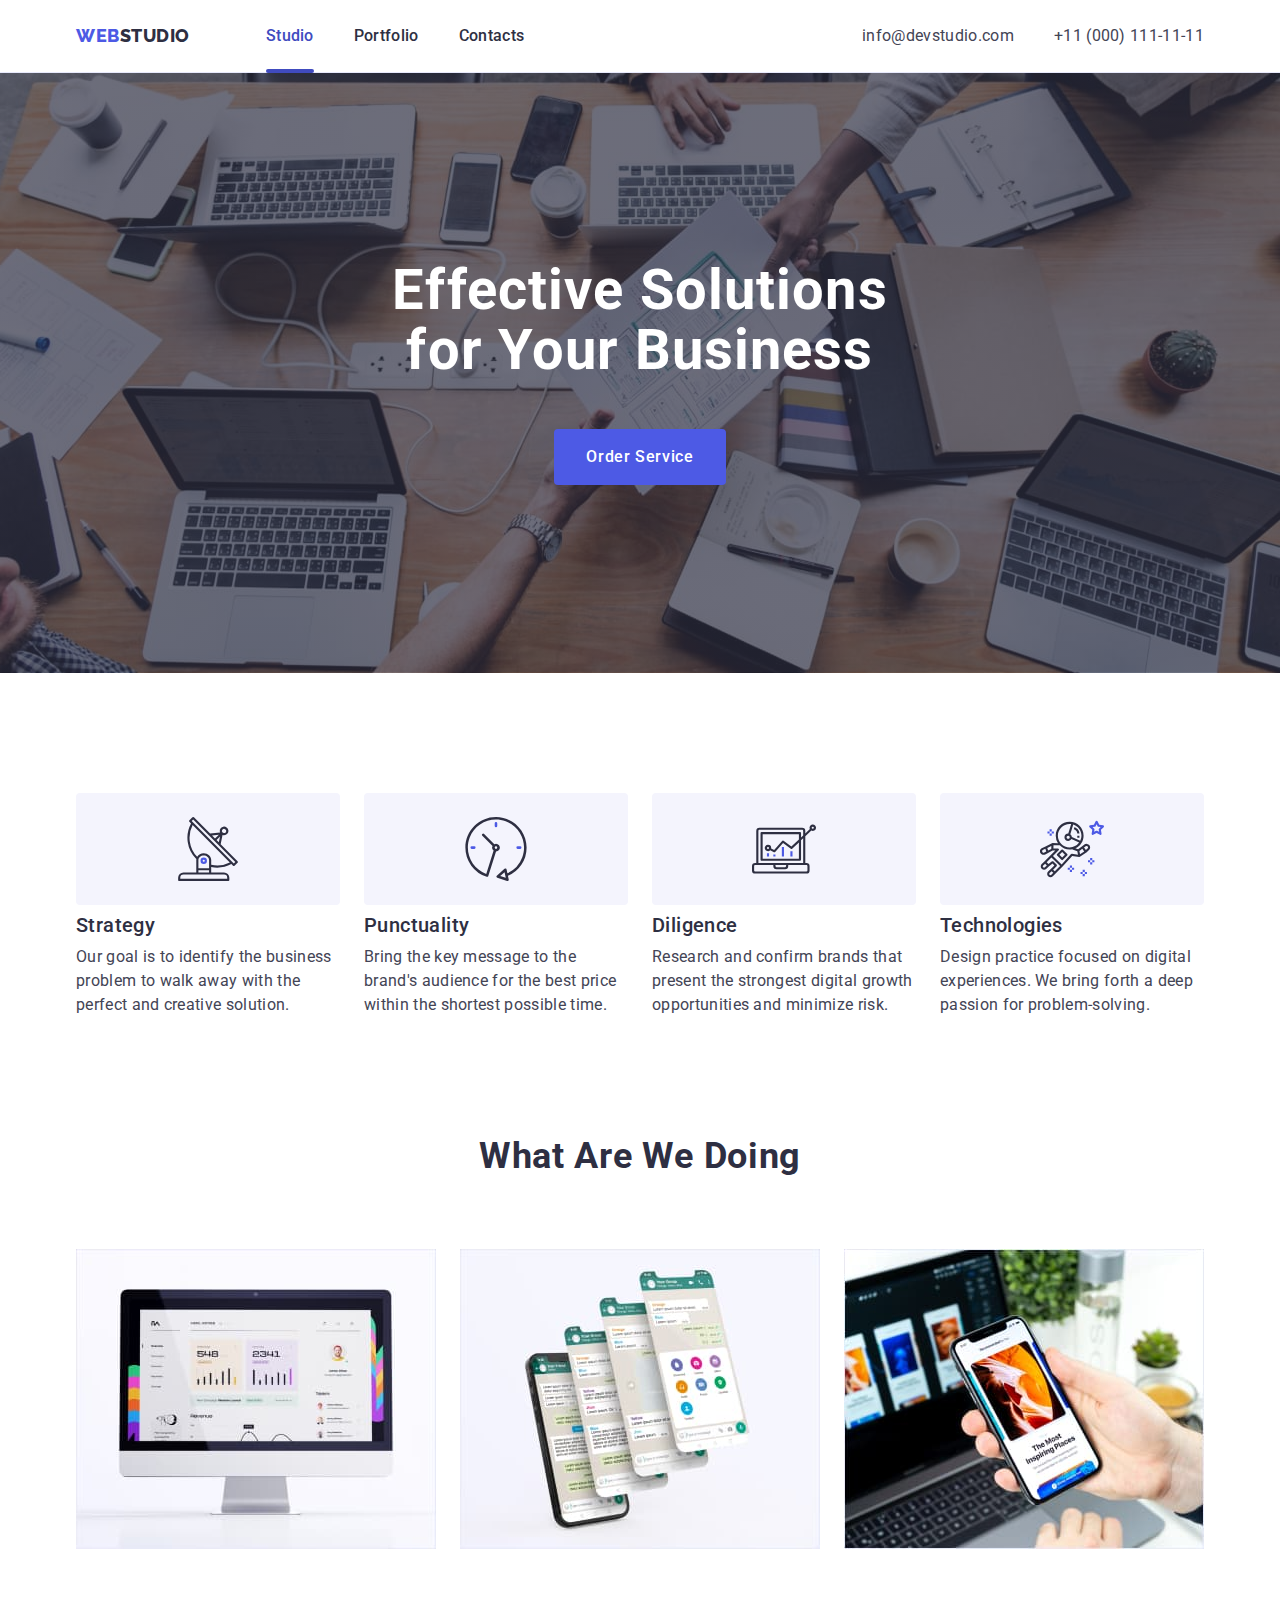
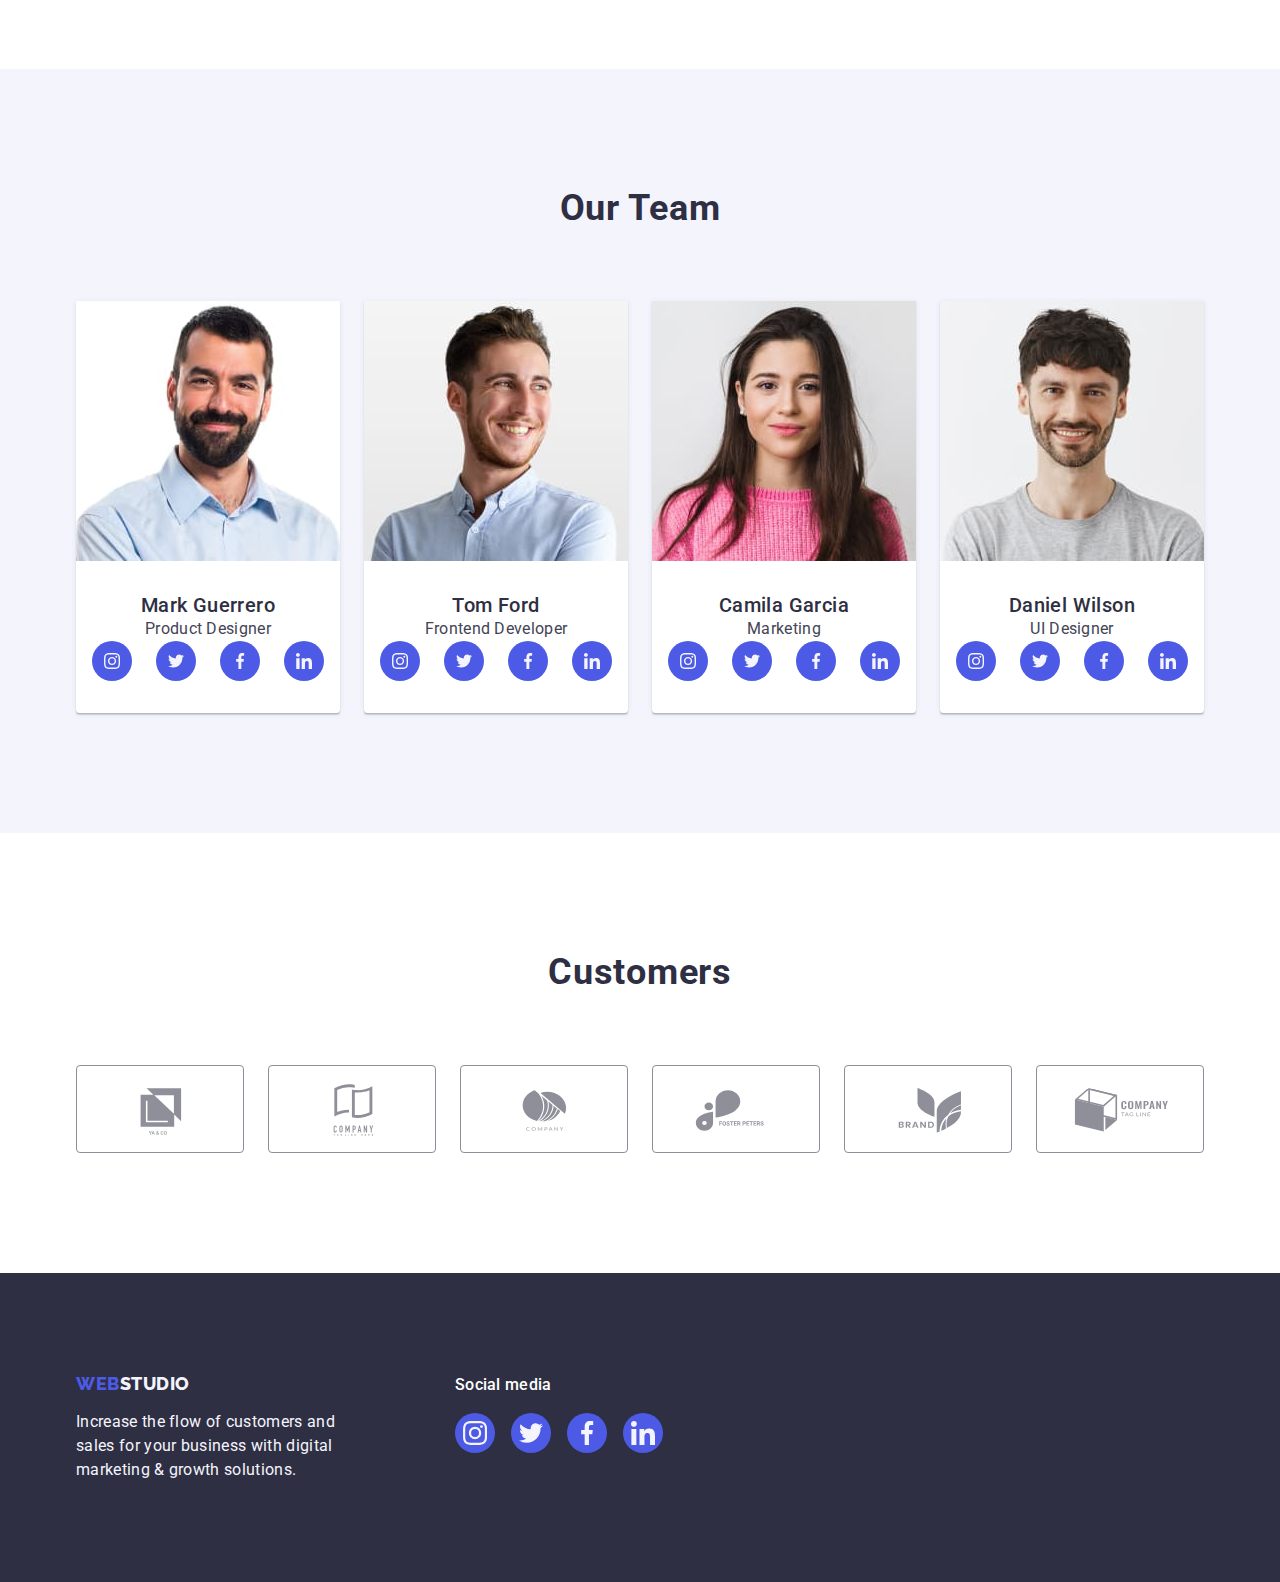
<file: index.html>
<!DOCTYPE html>
<html lang="en">

<head>
    <meta charset="UTF-8">
    <meta name="viewport" content="width=, initial-scale=1.0">
    <title>Document</title>
    <link rel="stylesheet" href="https://cdnjs.cloudflare.com/ajax/libs/modern-normalize/2.0.0/modern-normalize.min.css" />
    <link rel="stylesheet" href="./css/style.css" />
    <link rel="preconnect" href="https://fonts.googleapis.com" />
    <link rel="preconnect" href="https://fonts.gstatic.com" crossorigin />
    <link href="https://fonts.googleapis.com/css2?family=Raleway:wght@800&family=Roboto:wght@400;500;700;900&display=swap" rel="stylesheet" />
</head>
<body>
    <header class="header">
        <div class="container flex header-space">
        <nav class="nav">
            <a class="logo" href="./index.html">Web<span class="logo-header-nav">Studio</span></a>
                <ul class="list address-nav">
                <li><a class="link nav-list menu-after" href="./index.html">Studio</a></li>
                <li><a class="link nav-list" href="./portfolio.html">Portfolio</a></li>
                <li><a class="link nav-list" href="">Contacts</a></li>
            </ul>
        </nav>
        <address class="contact">
            <ul class="list address">
                <li><a class="link contact-list" href="mailto:info@devstudio.com">info@devstudio.com</a></li>
                <li><a class="link contact-list" href="tel:+110001111111">+11 (000) 111-11-11</a></li>
        </ul>
        </address>
    </div>
    </header>
    <main>
        <section class="index-section-one">
            <div class="container">
        <h1 class="index-heading">Effective Solutions for Your Business</h1>
        <button class="button button-studio" data-modal-open type="button">Order Service</button>
    </div>
        </section>
        <section class="section">
            <div class="container">
            <h2 class="visually-hidden">some content</h2>
            <ul class="list list-studio">
                <li class="li-index"><div class="feature-icon"><svg width="64" height="64"><use href="./images/icons.svg#icon-antenna"></use></svg></div><h3 class="index-heading-two">Strategy</h3>
                    <p class="index-category">Our goal is to identify the business
                        problem to walk away with the perfect and creative solution.</p>
                </li>
                <li class="li-index"><div class="feature-icon"><svg width="64" height="64">
                    <use href="./images/icons.svg#icon-clock"></use>
                </svg></div><h3 class="index-heading-two">Punctuality</h3>
                    <p class="index-category">Bring the key message to the brand's audience for the best price within the shortest possible
                        time.
                    </p>
                </li>
                <li class="li-index"><div class="feature-icon"><svg width="64" height="64">
                    <use href="./images/icons.svg#icon-diagram"></use>
                </svg></div><h3 class="index-heading-two">Diligence</h3>
                    <p class="index-category">Research and confirm brands that present the strongest digital growth opportunities and minimize
                        risk.
                    </p>
                </li>
                <li class="li-index"><div class="feature-icon"><svg width="64" height="64">
                    <use href="./images/icons.svg#icon-astronaut"></use>
                </svg></div><h3 class="index-heading-two">Technologies</h3>
                    <p class="index-category">Design practice focused on digital experiences. We bring forth a deep passion for
                        problem-solving.
                    </p>
                </li>
            </ul>
        </div>
        </section>
        <section class="section-thre">
            <div class="container">
            <h2 class="inex-heading-thre">What are we doing</h2>
            <ul class="list list-studio">
                <li class="li-index-two"><img src="./images/img1.jpg" alt="white monitor" width="360" height="300"  /></li>
                <li class="li-index-two"><img src="./images/img2.jpg" alt="mobile application" width="360" height="300"  /></li>
                <li class="li-index-two"><img src="./images/img3.jpg" alt="cell phone on the background of a laptop" width="360" height="300"
                         /></li>
            </ul>
        </div>
        </section>
        <section class="index-section-four section">
            <div class="container">
            <h2 class="inex-heading-four">Our Team</h2>
            <ul class="list list-studio">
                <li class="list-index-bacground li-index-thre"><img src="./images/img4.jpg" alt="man in a blue shirt with short stubble" width="264" height="260" />
                    <div class="team-list"><h3 class="foto">Mark Guerrero</h3><p class="index-category foto-list">Product Designer</p><ul class=" list team-social-icons">
                        <li class="social-icon">
                            <a class="social-link" href="#0">
                                <svg class="icon"  width="16" height="16">
                                    <use href="./images/icons.svg#icon-instagram"></use>
                                </svg>
                            </a>
                        </li>
                        <li class="social-icon">
                            <a class="social-link" href="#0">
                                <svg class="icon" width="16" height="16">
                                    <use href="./images/icons.svg#icon-twitter"></use>
                                </svg>
                            </a>
                        </li>
                        <li class="social-icon">
                            <a class="social-link" href="#0">
                                <svg class="icon" width="16" height="16">
                                    <use href="./images/icons.svg#icon-facebook"></use>
                                </svg>
                            </a>
                        </li>
                        <li class="social-icon">
                            <a class="social-link" href="#0">
                                <svg class="icon" width="16" height="16">
                                    <use href="./images/icons.svg#icon-linkedin"></use>
                                </svg>
                            </a>
                        </li>
                    </ul></div>
                </li>
                <li class="list-index-bacground li-index-thre"><img src="./images/img5.jpg" alt="smiling man in blue shirt" width="264" height="260" />
                    <div class="team-list"><h3 class="foto">Tom Ford</h3><p class="index-category foto-list">Frontend Developer</p><ul class=" list team-social-icons">
                        <li class="social-icon">
                            <a class="social-link" href="#0">
                                <svg class="icon" width="16" height="16">
                                    <use href="./images/icons.svg#icon-instagram"></use>
                                </svg>
                            </a>
                        </li>
                        <li class="social-icon">
                            <a class="social-link" href="#0">
                                <svg class="icon" width="16" height="16">
                                    <use href="./images/icons.svg#icon-twitter"></use>
                                </svg>
                            </a>
                        </li>
                        <li class="social-icon">
                            <a class="social-link" href="#0">
                                <svg class="icon" width="16" height="16">
                                    <use href="./images/icons.svg#icon-facebook"></use>
                                </svg>
                            </a>
                        </li>
                        <li class="social-icon">
                            <a class="social-link" href="#0">
                                <svg class="icon" width="16" height="16">
                                    <use href="./images/icons.svg#icon-linkedin"></use>
                                </svg>
                            </a>
                        </li>
                    </ul></div>
                </li>
                <li class="list-index-bacground li-index-thre"><img src="./images/img6.jpg" alt="young woman with long hair and pink sweater" width="264" height="260" />
                    <div class="team-list"><h3 class="foto">Camila Garcia</h3><p class="index-category foto-list">Marketing</p><ul class=" list team-social-icons">
                        <li class="social-icon">
                            <a class="social-link" href="#0">
                                <svg class="icon" width="16" height="16">
                                    <use href="./images/icons.svg#icon-instagram"></use>
                                </svg>
                            </a>
                        </li>
                        <li class="social-icon">
                            <a class="social-link" href="#0">
                                <svg class="icon" width="16" height="16">
                                    <use href="./images/icons.svg#icon-twitter"></use>
                                </svg>
                            </a>
                        </li>
                        <li class="social-icon">
                            <a class="social-link" href="#0">
                                <svg class="icon" width="16" height="16">
                                    <use href="./images/icons.svg#icon-facebook"></use>
                                </svg>
                            </a>
                        </li>
                        <li class="social-icon">
                            <a class="social-link" href="#0">
                                <svg class="icon" width="16" height="16">
                                    <use href="./images/icons.svg#icon-linkedin"></use>
                                </svg>
                            </a>
                        </li>
                    </ul></div>
                </li>
                <li class="list-index-bacground li-index-thre"><img src="./images/img7.jpg" alt="young man with short stubble in a gray T-shirt" width="264" height="260" />
                    <div class="team-list"><h3 class="foto">Daniel Wilson</h3><p class="index-category foto-list">UI Designer</p><ul class=" list team-social-icons">
                        <li class="social-icon">
                            <a class="social-link" href="#0">
                                <svg class="icon" width="16" height="16">
                                    <use href="./images/icons.svg#icon-instagram"></use>
                                </svg>
                            </a>
                        </li>
                        <li class="social-icon">
                            <a class="social-link" href="#0">
                                <svg class="icon" width="16" height="16">
                                    <use href="./images/icons.svg#icon-twitter"></use>
                                </svg>
                            </a>
                        </li>
                        <li class="social-icon">
                            <a class="social-link" href="#0">
                                <svg class="icon" width="16" height="16">
                                    <use href="./images/icons.svg#icon-facebook"></use>
                                </svg>
                            </a>
                        </li>
                        <li class="social-icon">
                            <a class="social-link" href="#0">
                                <svg class="icon" width="16" height="16">
                                    <use href="./images/icons.svg#icon-linkedin"></use>
                                </svg>
                            </a>
                        </li>
                    </ul></div>
                </li>
            </ul>
        </div>
        </section>
        <section class="customers">
            <div class="container">
                <h2 class="customers-header">Customers</h2>
                <ul class="list customers-sprites">
                    <li class="customer-icon">
                        <a class="customer-link" href="#0">
                            <svg class="currentcolor-svg" width="104" height="56">
                                <use href="./images/icons.svg#icon-logo-one"></use>
                            </svg>
                        </a>
                    </li>
                    <li class="customer-icon">
                        <a class="customer-link" href="#0">
                            <svg class="currentcolor-svg" width="104" height="56">
                                <use href="./images/icons.svg#icon-logo-two"></use>
                            </svg>
                        </a>
                    </li>
                    <li class="customer-icon">
                        <a class="customer-link" href="#0">
                            <svg class="currentcolor-svg" width="104" height="56">
                                <use href="./images/icons.svg#icon-logo-thre"></use>
                            </svg>
                        </a>
                    </li>
                    <li class="customer-icon">
                        <a class="customer-link" href="#0">
                            <svg class="currentcolor-svg" width="104" height="56">
                                <use href="./images/icons.svg#icon-logo-four"></use>
                            </svg>
                        </a>
                    </li>
                    <li class="customer-icon">
                        <a class="customer-link" href="#0">
                            <svg class="currentcolor-svg" width="104" height="56">
                                <use href="./images/icons.svg#icon-logo-five"></use>
                            </svg>
                        </a>
                    </li>
                    <li class="customer-icon">
                        <a class="customer-link" href="#0">
                            <svg class="currentcolor-svg" width="104" height="56">
                                <use href="./images/icons.svg#icon-logo-six"></use>
                            </svg>
                        </a>
                    </li>
                </ul>
            </div>
        </section>
    </main>
    <footer class="background footer">
        <div class="container container-footer"><div class="footer-logo">
        <a class="logo footer-link" href="./index.html">Web<span class="logo-header">Studio</span></a>
        <p class="footer-text">Increase the flow of customers and<br /> sales for your business with digital<br /> marketing & growth
            solutions.</p></div>
        <div><p class="footer-socials-title">
                Social media</p>
                <ul class="footer-social-icons">
                    <li class="footer-social-icons-li">
                        <a class="social-icon-footer" href="#0">
                            <svg class="footer-svg" width="24" height="24">
                                <use href="./images/icons.svg#icon-instagram"></use>
                            </svg>
                        </a>
                    </li>
                    <li class="footer-social-icons-li">
                        <a class="social-icon-footer" href="#0">
                            <svg class="footer-svg" width="24" height="24">
                                <use href="./images/icons.svg#icon-twitter"></use>
                            </svg>
                        </a>
                    </li>
                    <li class="footer-social-icons-li">
                        <a class="social-icon-footer" href="#0">
                            <svg class="footer-svg" width="24" height="24">
                                <use href="./images/icons.svg#icon-facebook"></use>
                            </svg>
                        </a>
                    </li>
                    <li class="footer-social-icons-li">
                        <a class="social-icon-footer" href="#0">
                            <svg  class="footer-svg" width="24" height="24">
                                <use href="./images/icons.svg#icon-linkedin"></use>
                            </svg>
                        </a>
                    </li>
                </ul>
            </div>
        </div>
    </footer>
    <div class="backdrop is-hidden" data-modal>
        <div class="modal">
            <button type="button" class="close-btn" data-modal-close>
                <svg class="modal-svg" width="8" height="8">
                    <use href="./images/icons.svg#icon-close-black"></use>
                </svg>
            </button>
        </div>
    </div>
    <script src="./js/modal.js"></script>
</body>

</html>
</file>
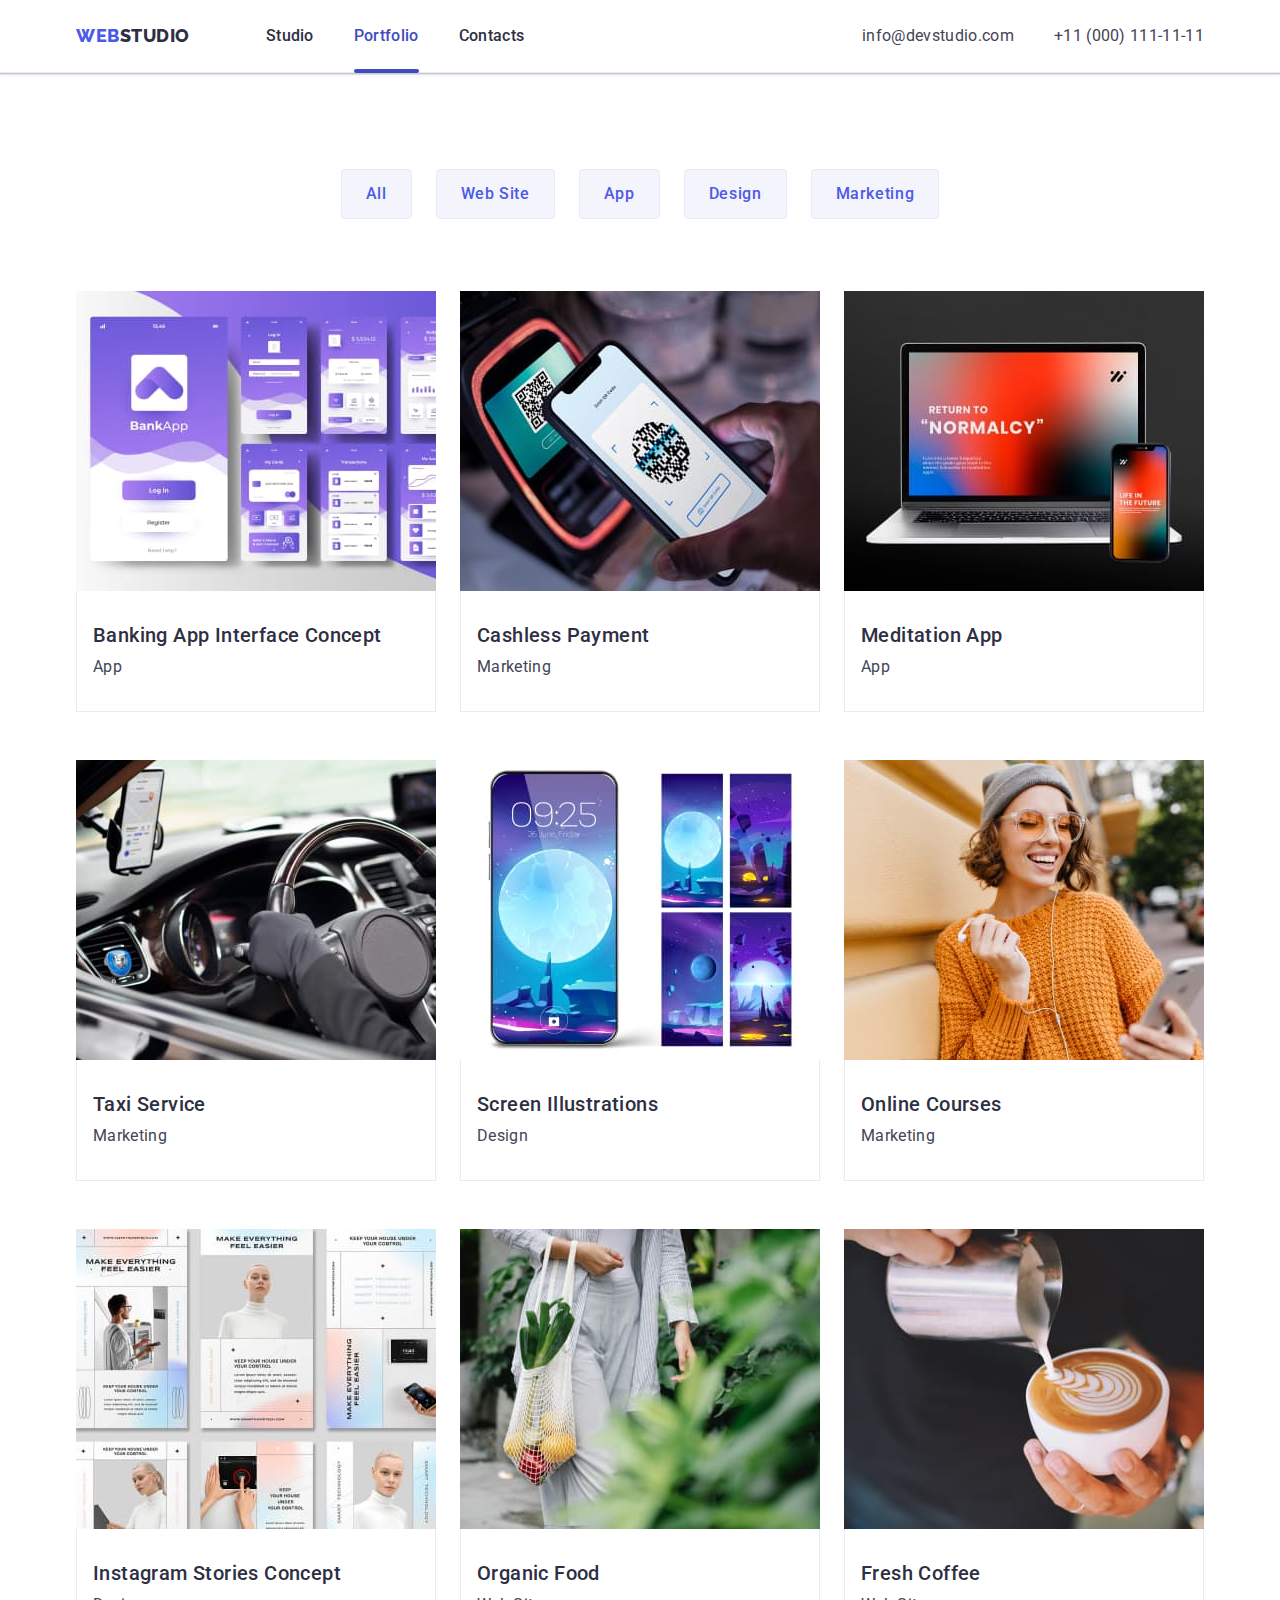
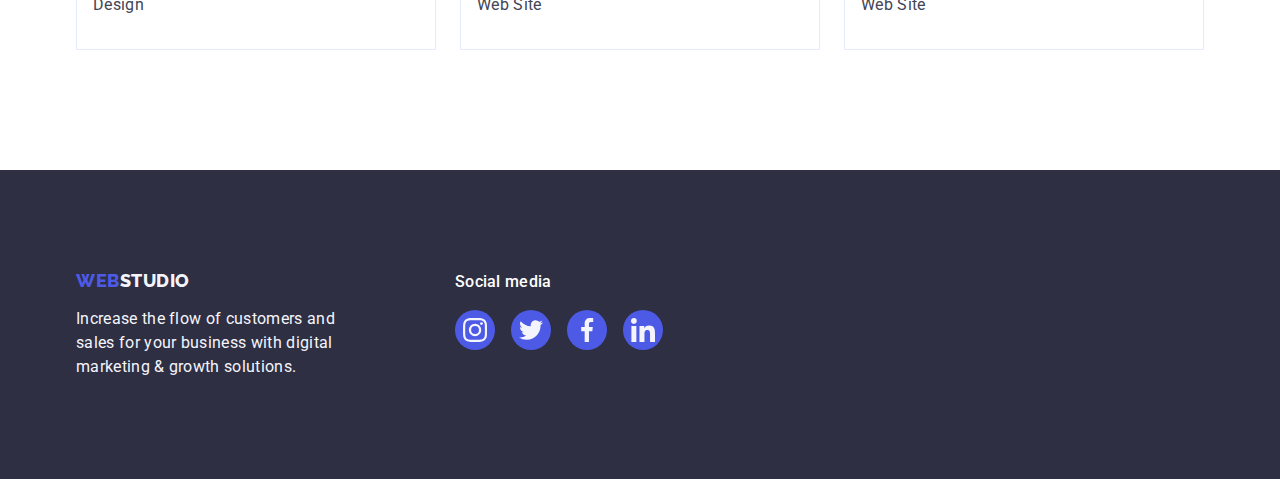
<file: portfolio.html>
<!DOCTYPE html>
<html lang="en">
<head>
    <meta charset="UTF-8">
    <meta name="viewport" content="width=device-width, initial-scale=1.0">
    <title>Document</title>
    <link rel="stylesheet" href="https://cdnjs.cloudflare.com/ajax/libs/modern-normalize/2.0.0/modern-normalize.min.css" />
    <link rel="stylesheet" href="./css/style.css" />
    <link rel="preconnect" href="https://fonts.googleapis.com" />
    <link rel="preconnect" href="https://fonts.gstatic.com" crossorigin />
    <link href="https://fonts.googleapis.com/css2?family=Raleway:wght@800&family=Roboto:wght@400;500;700;900&display=swap" 
    rel="stylesheet" />
</head>
<body class="body">
<header class="header">
    <div class="container flex header-space">
    <nav class="nav-portfolio">
        <a class="logo" href="./index.html">Web<span class="logo-header-nav">Studio</span></a>
        <ul class="list nav-li-portfolio">
            <li><a class="nav-list link" href="./index.html">Studio</a></li>
            <li><a class="nav-list menu-after link" href="./portfolio.html">Portfolio</a></li>
            <li><a class="nav-list link" href="">Contacts</a></li>
        </ul>
    </nav>
    <address class="contact">
        <ul class="list address">
            <li><a class="link contact-list" href="mailto:info@devstudio.com">info@devstudio.com</a></li>
            <li><a class="link contact-list" href="tel:+110001111111">+11 (000) 111-11-11</a></li>
        </ul>
    </address>
</div>
</header>
<main>
    <section class="section-portfolio">
        <div class="container">
        <h1 class="visually-hidden">some text</h1>
        <ul class="list li-portfolio">
    <li><button class="portfolio-button" type="button">All</button>
    </li>
    <li>
        <button class="portfolio-button" type="button">Web Site</button>
    </li>
    <li>
        <button class="portfolio-button" type="button">App</button>
    </li>
    <li>
        <button class="portfolio-button" type="button">Design</button>
    </li>
    <li>
        <button class="portfolio-button" type="button">Marketing</button>
    </li>
    </ul>
        <ul class="list li-portfolio-foto">
            <li class="li-portfolio-next"><a class="link link-portfolio" href="#0"><div class="kart-portfolio"><img src="./images/img8.jpg" alt="photo of banking application" width="360" height="300" /><p class="hide-title">14 Stylish and User-Friendly App Design Concepts · Task Manager App · Calorie Tracker App · Exotic Fruit Ecommerce App ·
            Cloud Storage App</p></div><div class="li-next-header">
            <h2 class="portfolio-heading">Banking App Interface Concept</h2>
            <p class="portfolio-category">App</p></div></a>
        </li>
        <li class="li-portfolio-next"><a class="link link-portfolio" href="#0"><div class="kart-portfolio"><img src="./images/img9.jpg" alt="phone scanning QR code" width="360" height="300" /><p class="hide-title">14 Stylish and User-Friendly App Design Concepts · Task Manager App · Calorie Tracker App · Exotic
            Fruit Ecommerce App ·
            Cloud Storage App</p></div><div class="li-next-header">
                <h2 class="portfolio-heading">Cashless Payment</h2>
                <p class="portfolio-category">Marketing</p></div>
            </a>
        </li>
        <li class="li-portfolio-next"><a class="link link-portfolio" href="#0"><div class="kart-portfolio"><img src="./images/img10.jpg" alt="photo of laptop and phone" width="360" height="300" /><p class="hide-title">14 Stylish and User-Friendly App Design Concepts · Task Manager App · Calorie Tracker App · Exotic
            Fruit Ecommerce App ·
            Cloud Storage App</p></div><div class="li-next-header">
                <h2 class="portfolio-heading">Meditation App</h2>
                <p class="portfolio-category">App</p></div>
            </a>
        </li>
        <li class="li-portfolio-next"><a class="link link-portfolio" href="#0"><div class="kart-portfolio"><img src="./images/img11.jpg" alt="photo of the driver holding the steering wheel in the car" width="360" height="300" /><p class="hide-title">14 Stylish and User-Friendly App Design Concepts · Task Manager App · Calorie Tracker App · Exotic
            Fruit Ecommerce App ·
            Cloud Storage App</p></div><div class="li-next-header">
                <h2 class="portfolio-heading">Taxi Service</h2>
                <p class="portfolio-category">Marketing</p></div>
            </a>
        </li>
        <li class="li-portfolio-next"><a class="link link-portfolio" href="#0"><div class="kart-portfolio"><img src="./images/img12.jpg" alt="a photo of the phone and the wallpaper displayed on it" width="360" height="300" /><p class="hide-title">14 Stylish and User-Friendly App Design Concepts · Task Manager App · Calorie Tracker App · Exotic
            Fruit Ecommerce App ·
            Cloud Storage App</p></div><div class="li-next-header">
                <h2 class="portfolio-heading">Screen Illustrations</h2>
                <p class="portfolio-category">Design</p></div>
            </a>
        </li>
        <li class="li-portfolio-next"><a class="link link-portfolio" href="#0"><div class="kart-portfolio"><img src="./images/img13.jpg" alt="young woman in sunglasses and orange sweater holding a phone" width="360" height="300" /><p class="hide-title">14 Stylish and User-Friendly App Design Concepts · Task Manager App · Calorie Tracker App · Exotic
            Fruit Ecommerce App ·
            Cloud Storage App</p></div><div class="li-next-header">
                <h2 class="portfolio-heading">Online Courses</h2>
                <p class="portfolio-category">Marketing</p></div>
            </a>
        </li>
        <li class="li-portfolio-next"><a class="link link-portfolio" href="#0"><div class="kart-portfolio"><img src="./images/img14.jpg" alt="profile of a young woman on a social networking site" width="360" height="300" /><p class="hide-title">14 Stylish and User-Friendly App Design Concepts · Task Manager App · Calorie Tracker App · Exotic
            Fruit Ecommerce App ·
            Cloud Storage App</p></div><div class="li-next-header">
                <h2 class="portfolio-heading">Instagram Stories Concept</h2>
                <p class="portfolio-category">Design</p></div>
            </a>
        </li>
        <li class="li-portfolio-next"><a class="link link-portfolio" href="#0"><div class="kart-portfolio"><img src="./images/img15.jpg" alt="person carrying a net with vegetables" width="360" height="300" /><p class="hide-title">14 Stylish and User-Friendly App Design Concepts · Task Manager App · Calorie Tracker App · Exotic
            Fruit Ecommerce App ·
            Cloud Storage App</p></div><div class="li-next-header">
                <h2 class="portfolio-heading">Organic Food</h2>
                <p class="portfolio-category">Web Site</p></div>
            </a>
        </li>
        <li class="li-portfolio-next"><a class="link link-portfolio" href="#0"><div class="kart-portfolio"><img src="./images/img16.jpg" alt="a cup of coffee poured with fresh cream creating a beautiful pattern" width="360" height="300" /><p class="hide-title">14 Stylish and User-Friendly App Design Concepts · Task Manager App · Calorie Tracker App · Exotic
            Fruit Ecommerce App ·
            Cloud Storage App</p></div><div class="li-next-header">
                <h2 class="portfolio-heading">Fresh Coffee</h2>
                <p class="portfolio-category">Web Site</p></div>
            </a>
        </li>
    </ul>
</div>
</section>
    </main>
    <footer class="background footer">
        <div class="container container-footer">
            <div class="footer-logo">
                <a class="logo footer-link" href="./index.html">Web<span class="logo-header">Studio</span></a>
                <p class="footer-text">Increase the flow of customers and<br /> sales for your business with digital<br />
                    marketing & growth
                    solutions.</p>
            </div>
            <div>
                <p class="footer-socials-title">
                    Social media</p>
                <ul class="footer-social-icons">
                    <li class="footer-social-icons-li">
                        <a class="social-icon-footer" href="#0">
                            <svg class="footer-svg" width="24" height="24">
                                <use href="./images/icons.svg#icon-instagram"></use>
                            </svg>
                        </a>
                    </li>
                    <li class="footer-social-icons-li">
                        <a class="social-icon-footer" href="#0">
                            <svg class="footer-svg" width="24" height="24">
                                <use href="./images/icons.svg#icon-twitter"></use>
                            </svg>
                        </a>
                    </li>
                    <li class="footer-social-icons-li">
                        <a class="social-icon-footer" href="#0">
                            <svg class="footer-svg" width="24" height="24">
                                <use href="./images/icons.svg#icon-facebook"></use>
                            </svg>
                        </a>
                    </li>
                    <li class="footer-social-icons-li">
                        <a class="social-icon-footer" href="#0">
                            <svg class="footer-svg" width="24" height="24">
                                <use href="./images/icons.svg#icon-linkedin"></use>
                            </svg>
                        </a>
                    </li>
                </ul>
            </div>
        </div>
    </footer>
    </body>
</html>
</file>
<file: css/style.css>
:root{
    
--primary-brand-color: #4D5AE5;
--pressed-state-color: #404BBF;
--dark-color: #2E2F42;
--success-color: #31D0AA;
--text-color: #434455;
--subtle-text-color: #8E8F99;
--accent-color: #E7E9FC;
--light-color: #F4F4FD;
--modal-overlay-color: #2E2F42;
--hero-background-color: #2E2F42;
--white-background-color: #FFFFFF;
--modal-background-color: #FCFCFC;
--button-shadow: rgba(0, 0, 0, 0.15);
--portfolio-shadow: 0px 2px 1px 0px rgba(46, 47, 66, 0.08),
        0px 1px 1px 0px rgba(46, 47, 66, 0.16),
        0px 1px 6px 0px rgba(46, 47, 66, 0.08);
--success: #31d0aa;
--light-slate: #8e8f99;
--standard-animation: 250ms cubic-bezier(0.4, 0, 0.2, 1);
}
* {
    box-sizing: border-box;
    margin: 0;
    padding: 0;
}


body {
    font-family: "Roboto", sans-serif;
    color: var(--text-color);
    background-color: var(--white-background-color);
}

ul,
ol,
a {
    list-style-type: none;
    text-decoration: none;
}

img {
    display: block;
    max-width: 100%;
    height: auto;
}
    
.background {
    background-color: var(--dark-color);
}
.logo{
    font-family: "Raleway", sans-serif;
    color: var(--primary-brand-color);
    font-size: 18px;
    font-weight: 800;
    line-height: 1.17;
    letter-spacing: 0.03em;
    text-decoration: none;
    text-transform: uppercase;
    margin-right: 76px;
}
.logo-header{
    font-family: "Raleway", sans-serif;
    color: var(--light-color);
    font-size: 18px;
    font-weight: 800;  
    text-decoration: none; 
}
.logo-header-nav{
    color: var(--modal-overlay-color);
    font-size: 18px;
    font-family: "Raleway", sans-serif;
    font-weight: 800;
}
.footer-text{
    color: var(--light-color);
    font-size: 16px;
    font-family: Roboto;
    font-weight: 400;
    line-height: 1.5;
    letter-spacing: 0.02em;
}
.nav-list{
    color: var(--dark-color);
    font-size: 16px;
    font-weight: 500;
    line-height: 1.5;
    letter-spacing: 0.02em;
    text-decoration: none;
    position: relative;
    transition: color 250ms cubic-bezier(0.4, 0, 0.2, 1);
    padding: 24px 0;
    display: inline-block;
}
a.menu-after {
    position: relative;
    color: var(--pressed-state-color);
}
.menu-after::after {
    content: "";
    position: absolute;
    left: 0;
    bottom: -1px;
    width: 100%;
    height: 4px;
    border-radius: 2px;
    background: var(--pressed-state-color);
    display: block;
}

.link{
text-decoration: none;
}
.link:hover{
color: var(--pressed-state-color);
}
.link:focus{
    color: var(--pressed-state-color);
}
.contact{
    font-style: normal;
}
.contact-list{
    color: var(--text-color);
    font-size: 16px;
    font-weight: 500;
    line-height: 1.5;
    letter-spacing: 0.02em;
    transition: color 250ms cubic-bezier(0.4, 0, 0.2, 1);      
}

.contact-list:hover{
    color: var(--pressed-state-color);
}
.contact-list:focus{
    color: var(--pressed-state-color);
}
.index-section-one{
    width: 100%;
    max-width: 1440px;
    background-color: var(--hero-background-color);
    background-image: linear-gradient(to bottom,
        rgba(46, 47, 66, 0.7),
        rgba(46, 47, 66, 0.7)),
        url(../images/people-office.jpg);
    background-position: center;
    background-size: cover;
    background-repeat: no-repeat;
    padding: 188px 0;
    margin: 0 auto;
}
.index-section-four{
    background-color: var(--light-color);
}
.index-heading{
    max-width: 496px;
    font-size: 56px;
    line-height: 1.07;
    letter-spacing: 0.02em;
    color: var(--white-background-color);
    text-align: center;
    margin: 0 auto 48px auto; 
    word-wrap: break-word;
}
.contact-list{
    font-family: "Roboto", sans-serif;
    color: var(--text-color);
    font-size: 16px;
    font-weight: 400;
    line-height: 24px;
    letter-spacing: 0.02em;
    text-decoration: none;
    transition: color 250ms cubic-bezier(0.4, 0, 0.2, 1);
}
.button{
    background-color: var(--primary-brand-color);
    font-family: "Roboto", sans-serif;
    font-weight: 500;
    font-size: 16px;
    line-height: 1.5;
    letter-spacing: 0.04em;
    color: var(--white-background-color);
    cursor: pointer;
    transition: background-color 250ms cubic-bezier(0.4, 0, 0.2, 1)
}
.button:hover {
    background-color: var(--pressed-state-color);
}

.button:focus{
    background-color: var(--pressed-state-color);
}
.portfolio-button{
    background-color: var(--light-color);
        font-family: "Roboto", sans-serif;
        font-weight: 500;
        font-size: 16px;
        line-height: 1.5;
        letter-spacing: 0.04em;
        color: var(--primary-brand-color);
        cursor: pointer;
        padding-top: 12px;
        padding-bottom: 12px;
        padding-left: 24px;
        padding-right: 24px;
        border: 1px solid var(--accent-color);
        border-radius: 4px;
        transition: color var(--standard-animation), background-color var(--standard-animation), border-color var(--standard-animation), box-shadow var(--standard-animation);
        }


.portfolio-button:hover{
    color: var(--white-background-color);
    background-color: var(--pressed-state-color);
    border: 1px solid transparent;
    box-shadow: 0px 3px 1px rgba(0, 0, 0, 0.1),
     0px 2px 1px rgba(0, 0, 0, 0.08),
      0px 2px 2px rgba(0, 0, 0, 0.12);
}
.portfolio-button:focus{
    color: var(--white-background-color);
    background-color: var(--pressed-state-color);
    border: 1px solid transparent;
    box-shadow: 0px 3px 1px rgba(0, 0, 0, 0.1),
     0px 2px 1px rgba(0, 0, 0, 0.08),
      0px 2px 2px rgba(0, 0, 0, 0.12);
}
.link-portfolio{
    display: block;
    transition: box-shadow var(--standard-animation);
}
.kart-portfolio{
    position: relative;
    overflow: hidden;
}
.hide-title{
    position: absolute;
    top: 0;
    font-size: 16px;
    line-height: 1.5;
    letter-spacing: 0.02em;
    color: var(--light-color);
    padding: 40px 32px;
    background-color: var(--primary-brand-color);
    height: 100%;
    width: 100%;
    transform: translateY(100%);
    transition: transform 250ms cubic-bezier(0.4, 0, 0.2, 1);
}

.link-portfolio:hover .hide-title {
    transform: translateY(0%);
}

.link-portfolio:focus .hide-title{
    transform: translateY(0%);
}

.link-portfolio:hover{
    box-shadow: 0px 1px 6px rgba(46, 47, 66, 0.08),
        0px 1px 1px rgba(46, 47, 66, 0.16),
        0px 2px 1px rgba(46, 47, 66, 0.08);;
}
.link-portfolio:focus{
    box-shadow: 0px 1px 6px rgba(46, 47, 66, 0.08),
        0px 1px 1px rgba(46, 47, 66, 0.16),
        0px 2px 1px rgba(46, 47, 66, 0.08);
}
.portfolio-heading{
    color: var(--dark-color);
    font-size: 20px;
    font-weight: 500;
    line-height: 24px;
    letter-spacing: 0.02em;
    margin-bottom: 8px;
}
.portfolio-category{
    color: var(--text-color);
    font-size: 16px;
    font-weight: 400;
    line-height: 24px;
    letter-spacing: 0.02em;
}
.index-heading-two{
    color: var(--dark-color);
    font-size: 20px;
    font-weight: 500;
    line-height: 24px;
    letter-spacing: 0.02em;
    margin-bottom: 8px;
}
.inex-heading-thre{
    color: var(--dark-color);
    font-size: 36px;
    line-height: 1.11;
    text-align: center;
    letter-spacing: 0.02em;
    text-transform: capitalize;
    margin-bottom: 72px;
}
.inex-heading-four{
    color: var(--dark-color);
    font-size: 36px;
    line-height: 1.11;
    text-align: center;
    letter-spacing: 0.02em;
    text-transform: capitalize;
    margin-bottom: 72px;
    }
.index-category{
    color: var(--text-color);
    font-size: 16px;
    font-weight: 400;
    line-height: 24px;
    letter-spacing: 0.02em;
}
.list{
    list-style: none;
}
.list-index-bacground{
    background-color: var(--white-background-color);
}
.foto{
    background-color: var(--white-background-color);
    color: var(--dark-color);
    font-size: 20px;
    font-weight: 500;
    line-height: 24px;
    letter-spacing: 0.02em;
    text-align: center;
    margin-bottom: 8px;
    margin: 0;
}
.foto-list{
    text-align: center;
}
.mouse{
    cursor: pointer;
}

.last-section{
    background-color: var(--dark-color);
}
.section{
    padding-block: 120px;
}
.section-thre{
    padding-bottom: 120px;
}
.section-space{
    justify-content: center;
}
.section-portfolio{
    padding-top: 96px;
    padding-bottom: 120px;
}
.container{
    max-width: 1158px;
    padding: 0 15px;
    margin: 0 auto;
}
.header{
    border-bottom: 1px solid var(--accent-color);
    box-shadow: 0px 2px 1px rgba(46, 47, 66, 0.08),
        0px 1px 1px rgba(46, 47, 66, 0.16),
        0px 1px 6px rgba(46, 47, 66, 0.08);
    }
.header-space{
    display: inline-flex;
    align-items: center;
    justify-content: space-between;
    height: 72px;
}
.nav{
    display: flex;
    align-items: center;
}
.nav-portfolio{
    display: flex;
    align-items: center;
}
.nav-li-portfolio{
    display: flex;
    gap: 40px;
}
.address{
    gap: 40px;
    display: flex;
}
.address-nav{
    display: flex;
    gap: 40px;
}
.address:first-child{
    margin-right: 40px;
}
.address:last-child{
    margin-right: 0;
}
.button-studio{
    display: block;
    min-width: 169px;
    height: 56px;
    border: none;
    border-radius: 4px;
    margin: 0 auto;
    padding: 16px 32px;
    
}
.footer{
    padding: 100px 0 100px;
}
.footer-link{
    display: inline-block;
    margin-bottom: 16px;
}
.flex{
    display: flex;
}
.visually-hidden{
    position: absolute;
    width: 1px;
    height: 1px;
    margin: -1px;
    border: 0;
    padding: 0;
    white-space: nowrap;
    clip-path: inset(100%);
    clip: rect(0 0 0 0);
    overflow: hidden;
}
.list-studio{
    display: flex;
    gap: 24px;
    list-style: none;
    margin: 0;
    padding-left: 0;
}
.list-studio:first-child {
    margin-right: 24px;
}
.list-studio:last-child {
    margin-right: 0;
}
.li-portfolio{
    display: flex;
    justify-content: center;
    gap: 24px;
    margin-bottom: 72px;
}
.li-portfolio:first-child{
    margin-right: 24px;
}
.li-portfolio:last-child{
    margin-right: o;
}
.li-portfolio-foto{
    display: flex;
    flex-wrap: wrap;
    column-gap: 24px;
    row-gap: 48px;
    list-style: none;
    margin: 0;
    padding-left: 0;
}
.li-portfolio-foto:first-child{
    margin-right: 24px;
    margin-bottom: 48px;
}
.li-portfolio-foto:nth-child(n + 7){
    margin-bottom: 0;
}
.li-portfolio-foto:nth-child(3n + 3){
    margin-right: 0;
}
.li-portfolio-next{
    width: calc((100% - 48px)/3);
    
}
.li-next-header{
    padding: 32px 16px;
    border: 1px solid var(--accent-color);
    border-top: none;
}
.li-index{
    width: calc((100% - 72px)/4);
}
.li-index-two{
    width: calc((100% - 48px)/3);
}
.li-index-thre {
    flex-basis: calc((100% - 72px)/4);
    border-radius: 0px 0px 4px 4px;
    box-shadow: 0px 2px 1px 0px rgba(46, 47, 66, 0.08),
            0px 1px 1px 0px rgba(46, 47, 66, 0.16),
            0px 1px 6px 0px rgba(46, 47, 66, 0.08);

}
.team-list{
    padding: 32px 0px;
    box-shadow: 0px 2px 1px rgba(46, 47, 66, 0.08);
    border-top-left-radius: 4px;
    border-top-right-radius: 4px;
}
.feature-icon{
    display: flex;
    justify-content: center;
    align-items: center;
    height: 112px;
    background-color: var(--light-color);
    border-radius: 4px;
    padding-top: 24px;
    padding-bottom: 24px;
    margin-bottom: 8px;
}
.team-social-icons {
    display: flex;
    gap: 24px;
    justify-content: center;
}
.social-icon {
    width: 40px;
    height: 40px;
}
.social-link{
    width: 100%;
    height: 100%;
    background-color: var(--primary-brand-color);
    border-radius: 50%;
    display: flex;
    align-items: center;
    justify-content: center;
    transition: background-color 250ms cubic-bezier(0.4, 0, 0.2, 1)
}
.social-link:hover{
    background-color: var(--pressed-state-color);
}
.social-link:focus{
    background-color: var(--pressed-state-color);
}
.icon{
fill: var(--light-color);    
}

.customers {
    padding-top: 120px;
    padding-bottom: 120px;

}

.customers-header {
    color: var(--dark-color);
    text-align: center;
    font-family: Roboto;
    font-size: 36px;
    font-style: normal;
    font-weight: 700;
    line-height: 1.11;
    letter-spacing: 0.72px;
    text-transform: capitalize;
    margin-bottom: 72px;
}

.customers-sprites {
    display: flex;
    gap: 24px;
    justify-content: center;
}
.customer-icon {
    width: 168px;
    height: 88px;
    width: calc((100% - 120px)/6);
}
.customer-link{
    width: 100%;
    height: 100%;
    border: 1px solid var(--subtle-text-color);
    border-radius: 4px;
    display: flex;
    align-items: center;
    justify-content: center;
    color: var(--subtle-text-color);
    padding: 16px 32px;
    transition: border-color 250ms cubic-bezier(0.4, 0, 0.2, 1), color 250ms cubic-bezier(0.4, 0, 0.2, 1)
}

.customer-link:hover{
    color: var(--pressed-state-color);
    border-color: var(--pressed-state-color);
}
.customer-link:focus {
    color: var(--pressed-state-color);
    border-color: var(--pressed-state-color);

}
.currentcolor-svg{
    fill: currentColor;
}
.footer-socials-title {
    color: var(--white-background-color);
    font-weight: 500;
    font-size: 16px;
    line-height: 1.5;
    letter-spacing: 0.02em;
    margin-bottom: 16px;
}

    
.footer-social-icons {
    display: flex;
    gap: 16px;
}
    
.footer-social-icons-li {
    width: 40px;
    height: 40px;
    
    
}
    
.social-icon-footer:hover,
.social-icon-footer:focus {
    background-color: var(--success);
    fill: var(--success);
}
    
.social-icon-footer{
    width: 100%;
    height: 100%;
    background-color: var(--primary-brand-color);
    border-radius: 50%;
    display: flex;
    align-items: center;
    justify-content: center;
    fill: var(--white-background-color);
    transition: background-color 250ms cubic-bezier(0.4, 0, 0.2, 1);
}
.container-footer {
    display: flex;
    align-items: baseline;
}
.footer-logo{
    margin-right: 120px;
}
.footer-svg{
    fill: var(--light-color);
}
.is-hidden{
    visibility: hidden;
    opacity: 0;
    pointer-events: none;
}
.backdrop{
    position: fixed;
    left: 0;
    top: 0;
    width: 100%;
    height: 100%;
    background-color: rgba(46, 47, 66, 0.4);
    transition: opacity 250ms cubic-bezier(0.4, 0, 0.2, 1), visibility 250ms cubic-bezier(0.4, 0, 0.2, 1);    
}
.modal{
    position: absolute;
    top: 50%;
    left: 50%;
    transform: translate(-50%, -50%);
    min-width: 408px;
    min-height: 584px;
    border-radius: 4px;
    background-color: var(--modal-background-color);
    box-shadow: 0px 2px 1px 0px rgba(0, 0, 0, 0.2),
        0px 1px 3px 0px rgba(0, 0, 0, 0.12),
        0px 1px 1px 0px rgba(0, 0, 0, 0.14);
    transition: transform 250ms cubic-bezier(0.4, 0, 0.2, 1);
}
.close-btn{
    position: absolute;
    top: 24px;
    right: 24px;
    width: 24px;
    height: 24px;
    border-radius: 50%;
    display: flex;
    align-items: center;
    justify-content: center;
    background-color: var(--accent-color);
    border: 1px solid rgba(0, 0, 0, 0.1);
    padding: 0;
    cursor: pointer;
    transition: background-color 250ms cubic-bezier(0.4, 0, 0.2, 1), border 250ms cubic-bezier(0.4, 0, 0.2, 1);
    }

.close-btn:focus{
    fill: var(--white-background-color);
    border: none;
    background-color: var(--pressed-state-color);
}
.close-btn:hover{
    fill: var(--white-background-color);
    border: none;
    background-color: var(--pressed-state-color);
}
.modal-svg{
    transition: fill 250ms cubic-bezier(0.4, 0, 0.2, 1);
}
</file>
